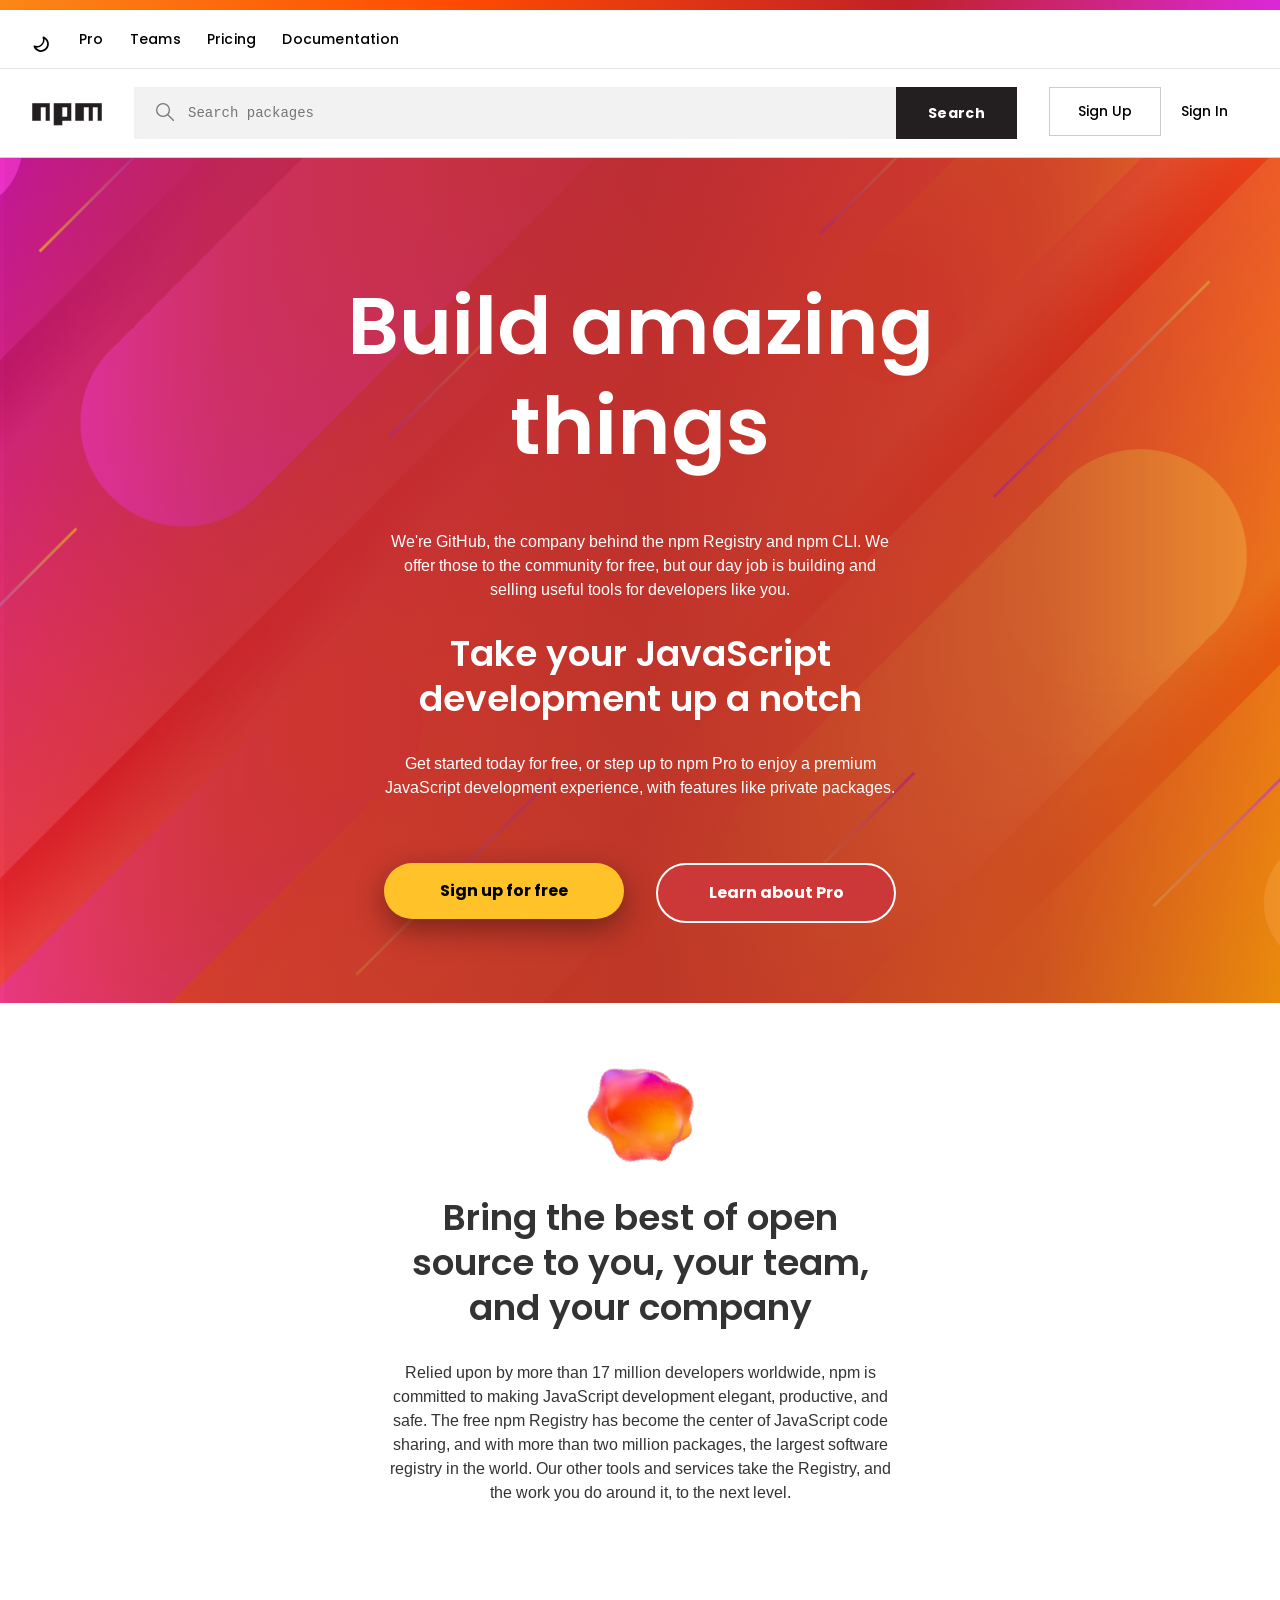
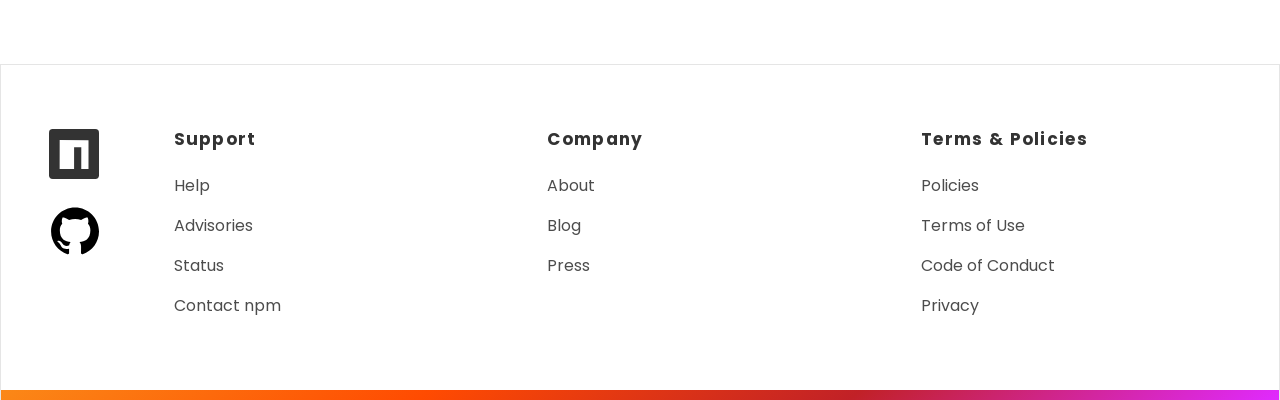
<file: npm-copy/index.html>
<!DOCTYPE html>
<html lang="ja">

<head>
    <meta charset="UTF-8">
    <meta http-equiv="X-UA-Compatible" content="IE=edge">
    <meta name="viewport" content="width=device-width, initial-scale=1.0">
    <link rel="stylesheet" href="https://fonts.googleapis.com/css2?family=Source+Sans+3:wght@400;600;700&family=Arimo&family=Poppins:wght@400;600;700&display=swap">
    <link rel="stylesheet" href="main.css">

    <title>npm | Home</title>
    <link rel="icon" href="./img/logo.png">
</head>

<body>
    <header class="header">
        <div class="header-group">
            <div class="header-group--center">
                <span class="heart" aria-hidden="true">
                    <svg aria-hidden="true" focusable="false" class="octicon octicon-moon" viewBox="0 0 16 16" width="18" height="18" fill="currentColor" display="inline-block" overflow="visible" style="vertical-align:text-bottom">
                        <path d="M9.598 1.591a.749.749 0 0 1 .785-.175 7.001 7.001 0 1 1-8.967 8.967.75.75 0 0 1 .961-.96 5.5 5.5 0 0 0 7.046-7.046.75.75 0 0 1 .175-.786Zm1.616 1.945a7 7 0 0 1-7.678 7.678 5.499 5.499 0 1 0 7.678-7.678Z">
                        </path>
                    </svg>
                </span>
                <nav class="header-nav" aria-label="製品">
                    <ul class="header-list">
                        <li class="header-list__item"><a href="https://www.npmjs.com/products/pro">Pro</a></li>
                        <li class="header-list__item"><a href="https://www.npmjs.com/products/teams">Teams</a></li>
                        <li class="header-list__item"><a href="https://www.npmjs.com/products">Pricing</a></li>
                        <li class="header-list__item"><a href="https://docs.npmjs.com">Documentation</a></li>
                    </ul>
                </nav>
            </div>
        </div>
        <div class="search-group">
            <div class="header-search--center">
                <a href="/" class="logo" aria-label="npm ホーム">
                    <svg viewBox="0 0 780 250" aria-hidden="true" class="logo__img">
                        <path fill="#231F20"
                            d="M240,250h100v-50h100V0H240V250z M340,50h50v100h-50V50z M480,0v200h100V50h50v150h50V50h50v150h50V0H480z M0,200h100V50h50v150h50V0H0V200z"
                            stroke-width="5" stroke="#f7f7f7">
                        </path>
                    </svg>
                </a>
                <div class="search-bar">
                    <form class="search-form" role="search" action="https://www.npmjs.com/search" method="GET">
                        <div class="input-group">
                            <span class="input-group__icon" aria-hidden="true">
                                <svg width="18px" height="18px" xmlns="http://www.w3.org/2000/svg" viewBox="0 0 18 18"
                                    aria-hidden="true">
                                    <g stroke="none" stroke-width="1" fill="none" fill-rule="evenodd">
                                        <g stroke="#777777" stroke-width="1.3">
                                            <g>
                                                <path
                                                    d="M13.4044,7.0274 C13.4044,10.5494 10.5494,13.4044 7.0274,13.4044 C3.5054,13.4044 0.6504,10.5494 0.6504,7.0274 C0.6504,3.5054 3.5054,0.6504 7.0274,0.6504 C10.5494,0.6504 13.4044,3.5054 13.4044,7.0274 Z">
                                                </path>
                                                <path d="M11.4913,11.4913 L17.8683,17.8683"></path>
                                            </g>
                                        </g>
                                    </g>
                                </svg>
                            </span>
                            <label for="search-packages" class="visually-hidden">Search packages</label>
                            <input type="search" id="search-packages" name="q" placeholder="Search packages"
                                class="input-group__main">
                        </div>
                        <button type="submit" aria-label="Search" class="search-button">
                            Search
                        </button>
                    </form>
                </div>
                <div class="login">
                    <div class="login-group">
                        <a href="https://www.npmjs.com/signup" class="sign-up">Sign Up</a>
                        <a href="https://www.npmjs.com/login" class="sign-in">Sign In</a>
                    </div>
                </div>
            </div>
        </div>
    </header>
    <main>
        <section class="first-view">
            <div class="first-view--center">
                <h1 class="first-view__title">Build amazing things</h1>
                <div class="first-view__main">
                    <p>
                        We're GitHub, the company behind the npm Registry and npm CLI. We
                        offer those to the community for free, but our day job is building and selling useful tools
                        for developers like you.
                    </p>
                    <h2 class="subtitle">
                        Take your JavaScript development up a notch
                    </h2>
                    <p>
                        Get started today for free, or step up to npm Pro to enjoy a premium JavaScript development
                        experience, with features like private packages.
                    </p>
                    <div class="select-plan">
                        <div class="free-plan">
                            <a href="https://www.npmjs.com/signup" class="free-plan__text">
                                Sign up for free
                            </a>
                        </div>
                        <div class="premium-plan">
                            <a href="https://www.npmjs.com/products/pro" class="premium-plan__text">
                                Learn about Pro
                            </a>
                        </div>
                    </div>
                </div>
            </div>
        </section>
        <section class="second-view">
            <div class="second-view--center">
                <img src="./img/blob.png" alt="" class="offer-img">
                <h2 class="offer-title">
                    Bring the best of open source to you, your team, and your company
                </h2>
                <p class="offer-description">
                    Relied upon by more than 17 million developers worldwide, npm is committed to making JavaScript
                    development elegant, productive, and safe. The free npm Registry has become the center of
                    JavaScript code sharing, and with more than two million packages, the largest software registry
                    in the world. Our other tools and services take the Registry, and the work you do around it, to
                    the next level.
                </p>
            </div>
        </section>
    </main>
    <footer class="footer">
        <div class="footer-group">
            <div class="logo-group">
                <a href="https://github.com/npm" class="logo-group__npm" aria-label="Visit npm GitHub page" target="_blank" rel="noopener noreferrer nofollow">
                    <svg viewBox="0 0 27.23 27.23" aria-hidden="true">
                        <rect fill="#333333" width="27.23" height="27.23" rx="2"></rect>
                        <polygon fill="#fff"
                            points="5.8 21.75 13.66 21.75 13.67 9.98 17.59 9.98 17.58 21.76 21.51 21.76 21.52 6.06 5.82 6.04 5.8 21.75">
                        </polygon>
                    </svg>
                </a>
                <a href="https://github.com" class="logo-group__git" aria-label="GitHub" target="_blank" rel="noopener noreferrer nofollow">
                    <svg aria-hidden="true" focusable="false" class="" viewBox="0 0 24 24" width="50" height="50"
                        fill="black" style="display:inline-block;user-select:none;vertical-align:top;overflow:visible">
                        <path
                            d="M12.5.75C6.146.75 1 5.896 1 12.25c0 5.089 3.292 9.387 7.863 10.91.575.101.79-.244.79-.546 0-.273-.014-1.178-.014-2.142-2.889.532-3.636-.704-3.866-1.35-.13-.331-.69-1.352-1.18-1.625-.402-.216-.977-.748-.014-.762.906-.014 1.553.834 1.769 1.179 1.035 1.74 2.688 1.25 3.349.948.1-.747.402-1.25.733-1.538-2.559-.287-5.232-1.279-5.232-5.678 0-1.25.445-2.285 1.178-3.09-.115-.288-.517-1.467.115-3.048 0 0 .963-.302 3.163 1.179.92-.259 1.897-.388 2.875-.388.977 0 1.955.13 2.875.388 2.2-1.495 3.162-1.179 3.162-1.179.633 1.581.23 2.76.115 3.048.733.805 1.179 1.825 1.179 3.09 0 4.413-2.688 5.39-5.247 5.678.417.36.776 1.05.776 2.128 0 1.538-.014 2.774-.014 3.162 0 .302.216.662.79.547C20.709 21.637 24 17.324 24 12.25 24 5.896 18.854.75 12.5.75Z">
                        </path>
                    </svg>
                </a>
            </div>
            <div class="information">
                <h3 class="information__title">
                    Support
                </h3>
                <nav aria-label="Support">
                    <ul class="information__list">
                        <li class="information__item">
                            <a href="https://docs.npmjs.com">Help</a>
                        </li>
                        <li class="information__item">
                            <a href="https://github.com/advisories">Advisories</a>
                        </li>
                        <li class="information__item">
                            <a href="http://status.npmjs.org/">Status</a>
                        </li>
                        <li class="information__item">
                            <a href="https://www.npmjs.com/support">Contact npm</a>
                        </li>
                    </ul>
                </nav>
            </div>
            <div class="information">
                <h3 class="information__title">
                    Company
                </h3>
                <nav aria-label="Company">
                    <ul class="information__list">
                        <li class="information__item">
                            <a href="https://www.npmjs.com/about">About</a>
                        </li>
                        <li class="information__item">
                            <a href="https://github.blog/tag/npm/">Blog</a>
                        </li>
                        <li class="information__item">
                            <a href="https://www.npmjs.com/press">Press</a>
                        </li>
                    </ul>
                </nav>
            </div>
            <div class="information">
                <h3 class="information__title">
                    Terms & Policies
                </h3>
                <nav aria-label="Terms & Policies">
                    <ul class="information__list">
                        <li class="information__item">
                            <a href="https://www.npmjs.com/policies/">Policies</a>
                        </li>
                        <li class="information__item">
                            <a href="https://www.npmjs.com/policies/terms">Terms of Use</a>
                        </li>
                        <li class="information__item">
                            <a href="https://www.npmjs.com/policies/conduct">Code of Conduct</a>
                        </li>
                        <li class="information__item">
                            <a href="https://www.npmjs.com/policies/privacy">Privacy</a>
                        </li>
                    </ul>
                </nav>
            </div>
        </div>
    </footer>
</body>

</html>
</file>
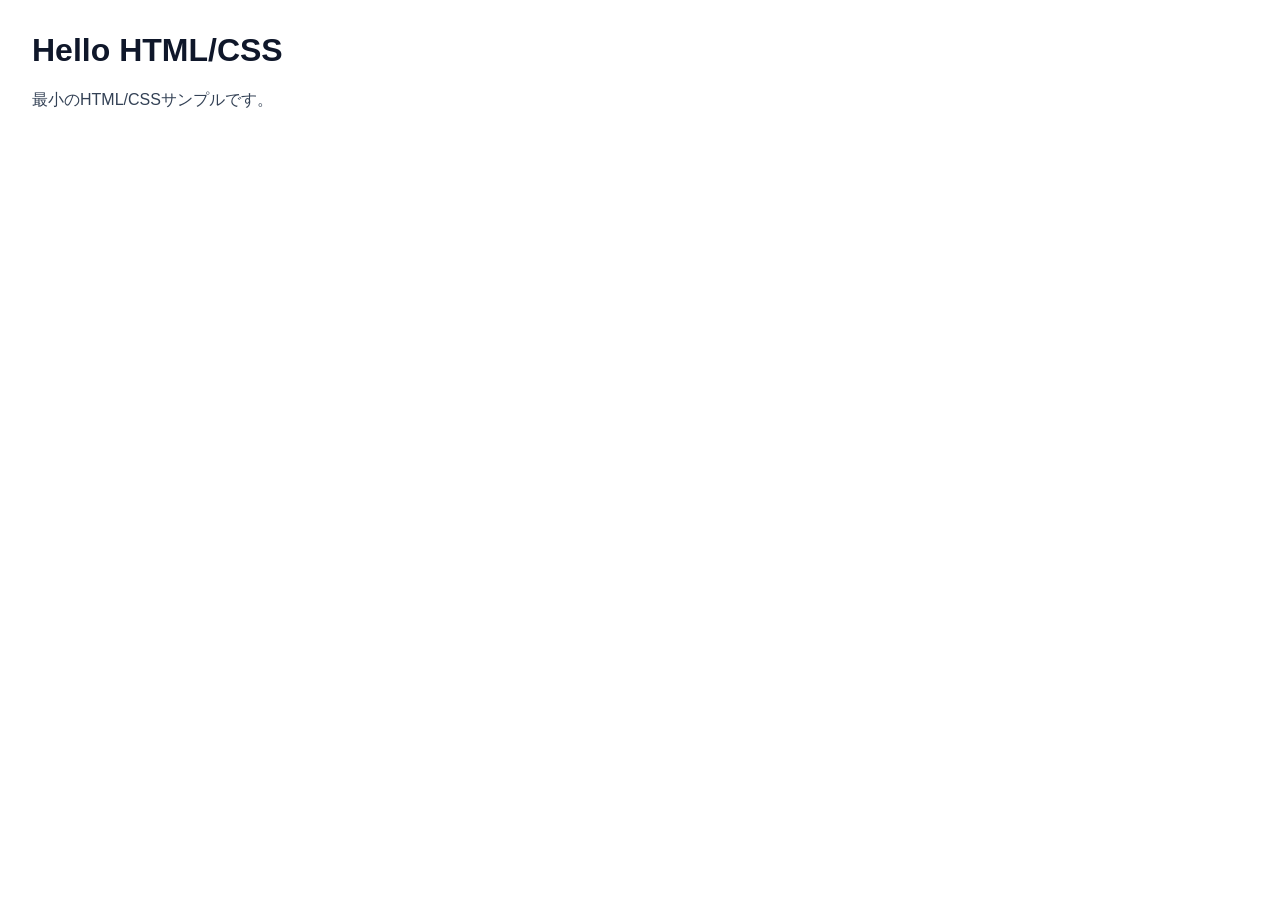
<file: html-css/handson/minimum-config.html>
<!doctype html>
<html lang="ja">
<head>
    <meta charset="UTF-8">
    <meta name="viewport" content="width=device-width, initial-scale=1.0">
    <title>はじめてのHTML/CSS</title>
    <style>
        body {
            font-family: sans-serif;
            margin: 2rem;
        }
        h1 {
            color: #0f172a;
        }
        p {
            color: #334155;
        }
    </style>
</head>
<body>
<h1>Hello HTML/CSS</h1>
<p>最小のHTML/CSSサンプルです。</p>
</body>
</html>
</file>
<file: npm-copy/main.css>
/*
html5doctor.com Reset Style sheet
v1.6.1
Last Updated: 2010-09-17
Author: Richard Clark - http://richclarkdesign.com
Twitter: @rich_clark
*/
*, *:after, *:before {
  box-sizing: border-box;
}

html, body, div, span, object, iframe,
h1, h2, h3, h4, h5, h6, p, blockquote, pre,
abbr, address, cite, code,
del, dfn, em, img, ins, kbd, q, samp,
small, strong, sub, sup, var,
b, i,
dl, dt, dd, ol, ul, li,
fieldset, form, label, legend,
table, caption, tbody, tfoot, thead, tr, th, td,
article, aside, canvas, details, figcaption, figure,
footer, header, hgroup, menu, nav, section, summary,
time, mark, audio, video {
  margin: 0;
  padding: 0;
  border: 0;
  outline: 0;
  font-size: 100%;
  font-weight: normal;
  vertical-align: baseline;
  background: transparent;
}

body {
  line-height: 1;
}

article, aside, details, figcaption, figure,
footer, header, hgroup, menu, nav, section {
  display: block;
}

nav, ul, li {
  list-style: none;
}

blockquote, q {
  quotes: none;
}

blockquote:before, blockquote:after,
q:before, q:after {
  content: none;
}

a {
  text-decoration: none;
  color: inherit;
  margin: 0;
  padding: 0;
  font-size: 100%;
  vertical-align: baseline;
  background: transparent;
}

/* change colors to suit your needs */
ins {
  background-color: #ff9;
  color: #000;
  text-decoration: none;
}

/* change colors to suit your needs */
mark {
  background-color: #ff9;
  color: #000;
  font-style: italic;
  font-weight: bold;
}

del {
  text-decoration: line-through;
}

abbr[title], dfn[title] {
  border-bottom: 1px dotted;
  cursor: help;
}

table {
  border-collapse: collapse;
  border-spacing: 0;
}

/* change border color to suit your needs */
hr {
  display: block;
  height: 1px;
  border: 0;
  border-top: 1px solid #cccccc;
  margin: 1em 0;
  padding: 0;
}

input, select {
  vertical-align: middle;
}

/* main part */

body{
  font-family: 'Source Sans 3', 'Source Sans Pro', 'Lucida Grande', sans-serif;
  box-sizing: border-box;
  line-height: 1.15;
}

.header{
  background-color: #fff;
  box-shadow: 0 4px 13px -3px rgba(0, 0, 0, 0.10196);
  border-bottom: 1px solid #d2d2d2;
  flex: 0 0 auto;
}

.header-group{
  padding: 8px 0;
  border-width: 10px 0 0;
  border-top-style: solid;
  border-image: linear-gradient(139deg, #fb8817, #ff4b01, #c12127, #e02aff) 3;
}

.header-group--center{
  padding: 0 2rem;
  display: flex;
  align-items: center;
  max-width: 96rem;
  margin: 0 auto;
}

.heart{
  font-size: 20px;
  line-height: 160%;
  letter-spacing: 0.015625em;
  padding-right: 1rem;
}

.header-nav{
  width: auto;
}

.header-list{
  display: flex;
}

.header-list__item{
  padding: 13px;
  font-family: 'Poppins', sans-serif;
  font-size: 0.875rem;
  font-weight: 500;
  letter-spacing: 0.015625em;
}

.search-group{
  padding: 10px 0;
  border: solid 0 rgba(0, 0, 0, .1);
  border-top-width: 1px;
}

.header-search--center{
  padding: 0 2rem;
  max-width: 96rem;
  display: flex;
  flex-wrap: wrap;
  margin: 0 auto;
}

.logo{
  padding-top: 8px;
  margin-top: 1rem;
  margin-right: 2rem;
}

.logo__img{
  width: 70px;
}

.search-bar{
  padding: .5rem 0;
  flex: 1 1 auto;
  width: 50%;
}

.search-form{
  display: flex;
}

.visually-hidden {
  position: absolute;
  width: 1px;
  height: 1px;
  padding: 0;
  margin: -1px;
  overflow: hidden;
  clip: rect(0, 0, 0, 0);
  white-space: nowrap;
  border: 0;
}

.input-group {
  border: 1px solid #f2f2f2;
  padding: 5px;
  background-color: #f2f2f2;
  display: flex;
  white-space: nowrap;
  flex-grow: 1;
  font-size: 16px;
}

.input-group__icon{
  padding: 10px .25rem 0 1rem;
}

.input-group__main{
  font-size: 16px;
  font-family: "Fira Mono", "Andale Mono", "Consolas", monospace;
  border: none;
  outline: initial;
  height: 40px;
  padding: 1px 2px 1px 10px;
  border-radius: 0;
  width: calc(100% - 10px);
  font-weight: 300;
  background: none;
}

.input-group__main::placeholder {
  font-size: 14px;
}

.search-button{
  font-family: 'Poppins', sans-serif;
  font-size: .875rem;
  letter-spacing: .3px;
  font-weight: bold;
  background-color: #231f20;
  padding: .5rem 2rem;
  color: #fff;
  border: none;
}

.login{
  font-family: 'Poppins', sans-serif;
  flex-grow: 0;
  user-select: none;
  padding: .5rem 0;
  font-weight: 600;
  margin-left: 1rem;
}

.login-group{
  align-items: center;
  display: flex;
  padding-left: 1rem;
}

.sign-up{
  padding: 13px 28px;
  border: 1px solid #ccc;
  font-size: .875rem;
  margin-right: 1rem;
  line-height: 1.5;
  font-weight: 500;
}

.sign-in{
  padding: .25rem;
  font-size: .875rem;
  margin-right: 1rem;
  line-height: 1.5;
  font-weight: 500;
}

.first-view{
  background-image: linear-gradient(270deg, rgba(176, 42, 42, 0.16) 0%, rgba(176, 42, 42, 0.56) 18.45%, rgba(176, 42, 42, 0.8) 49.67%, rgba(176, 42, 42, 0.56) 82.52%, rgba(176, 42, 42, 0.196364) 99.7%, rgba(189, 40, 40, 0) 99.71%, rgba(203, 56, 55, 0) 99.72%, rgba(203, 56, 55, 0.16) 99.73%), url(./img/background.png);
  background-position: center center;
  background-size: cover;
}

.first-view--center{
  margin: 0 auto;
  text-align: center;
  padding: 4rem 1rem;
  color: #fff;
  max-width: 48rem;
}

.first-view__title{
  font-family: Poppins, sans-serif;
  font-weight: 600;
  margin: 0.67em 0;
  font-size: 5rem;
  line-height: 1.25;
}

.first-view__main{
  margin: 0 auto;
  max-width: 32rem;
  line-height: 1.5;
  font-family: 'Arimo', sans-serif;
}

.subtitle{
  font-family: Poppins, sans-serif;
  font-weight: 600;
  font-size: 2.25rem;
  line-height: 1.25;
  margin: .83em 0;
  unicode-bidi: isolate;
}

.select-plan{
  margin-top: 4rem;
  display: flex;
  flex-wrap: wrap;
}

.free-plan{
  width: 50%;
  padding-right: 1rem;
  padding-bottom: 1rem;
}

.free-plan__text{
  display: block;
  background: #ffc329;
  box-shadow: 0 10px 30px rgba(0, 0, 0, 0.4);
  color: #000000;
  font-family: Poppins, sans-serif;
  box-sizing: border-box;
  border-radius: 50px;
  padding: 1rem 2rem;
  font-weight: 700;
}

.premium-plan{
  width: 50%;
  padding-left: 1rem;
  padding-bottom: 1rem;
}

.premium-plan__text{
  display: block;
  border: 2px solid #ffffff;
  background: #cb3837;
  color: #ffffff;
  font-family: Poppins, sans-serif;
  box-sizing: border-box;
  border-radius: 50px;
  padding: 1rem 2rem;
  font-weight: 700;
}

.second-view{
  padding: 4rem 1rem;
  font-family: 'Arimo', sans-serif;
  color: #333;
}

.second-view--center{
  margin: 0 auto 4rem;
  max-width: 32rem;
  text-align: center;
  line-height: 1.5;
}

.offer-img{
  margin: 0 auto;
  max-width: 100%;
}

.offer-title{
  font-family: Poppins, sans-serif;
  font-weight: 600;
  font-size: 2.25rem;
  line-height: 1.25;
  margin: 0.72em 0 0.83em;
}

.footer{
  flex: 0 0 auto;
  background-color: transparent;
  color: rgba(255, 255, 255, 0.8);
  font-family: 'Poppins', sans-serif;
  margin-top: 2rem;
  border: rgba(0, 0, 0, .1) 1px solid;
  height: 336px;
}

.footer::after{
  content: '';
  display: block;
  height: 10px;
  width: 100%;
  background-image: linear-gradient(139deg, #fb8817, #ff4b01, #c12127, #e02aff);
}

.footer-group{
  display: flex;
  flex-direction: row;
  margin: 0 auto;
  max-width: 96rem;
  padding: 1rem;
  height: 325px;
}

.logo-group{
  width: 10%;
  padding: 2rem;
}

.logo-group__npm{
  display: block;
  width: 50px;
  padding-top: 1rem;
  line-height: 2;
}

.logo-group__git{
  display: block;
  width: 50px;
  padding-top: 1rem;
}

.information{
  padding: 2rem;
  width: 30%;
}

.information__title{
  font-size: 17px;
  margin: 1em 0;
  letter-spacing: 1.3px;
  color: #333333;
  font-weight: bold;
  display: block;
}

.information__list{
  margin: 1em 0;
}

.information__item{
  padding: .25rem 0;
  color: rgba(0, 0, 0, 0.7);
  font-weight: 400;
  line-height: 2;
}
</file>
